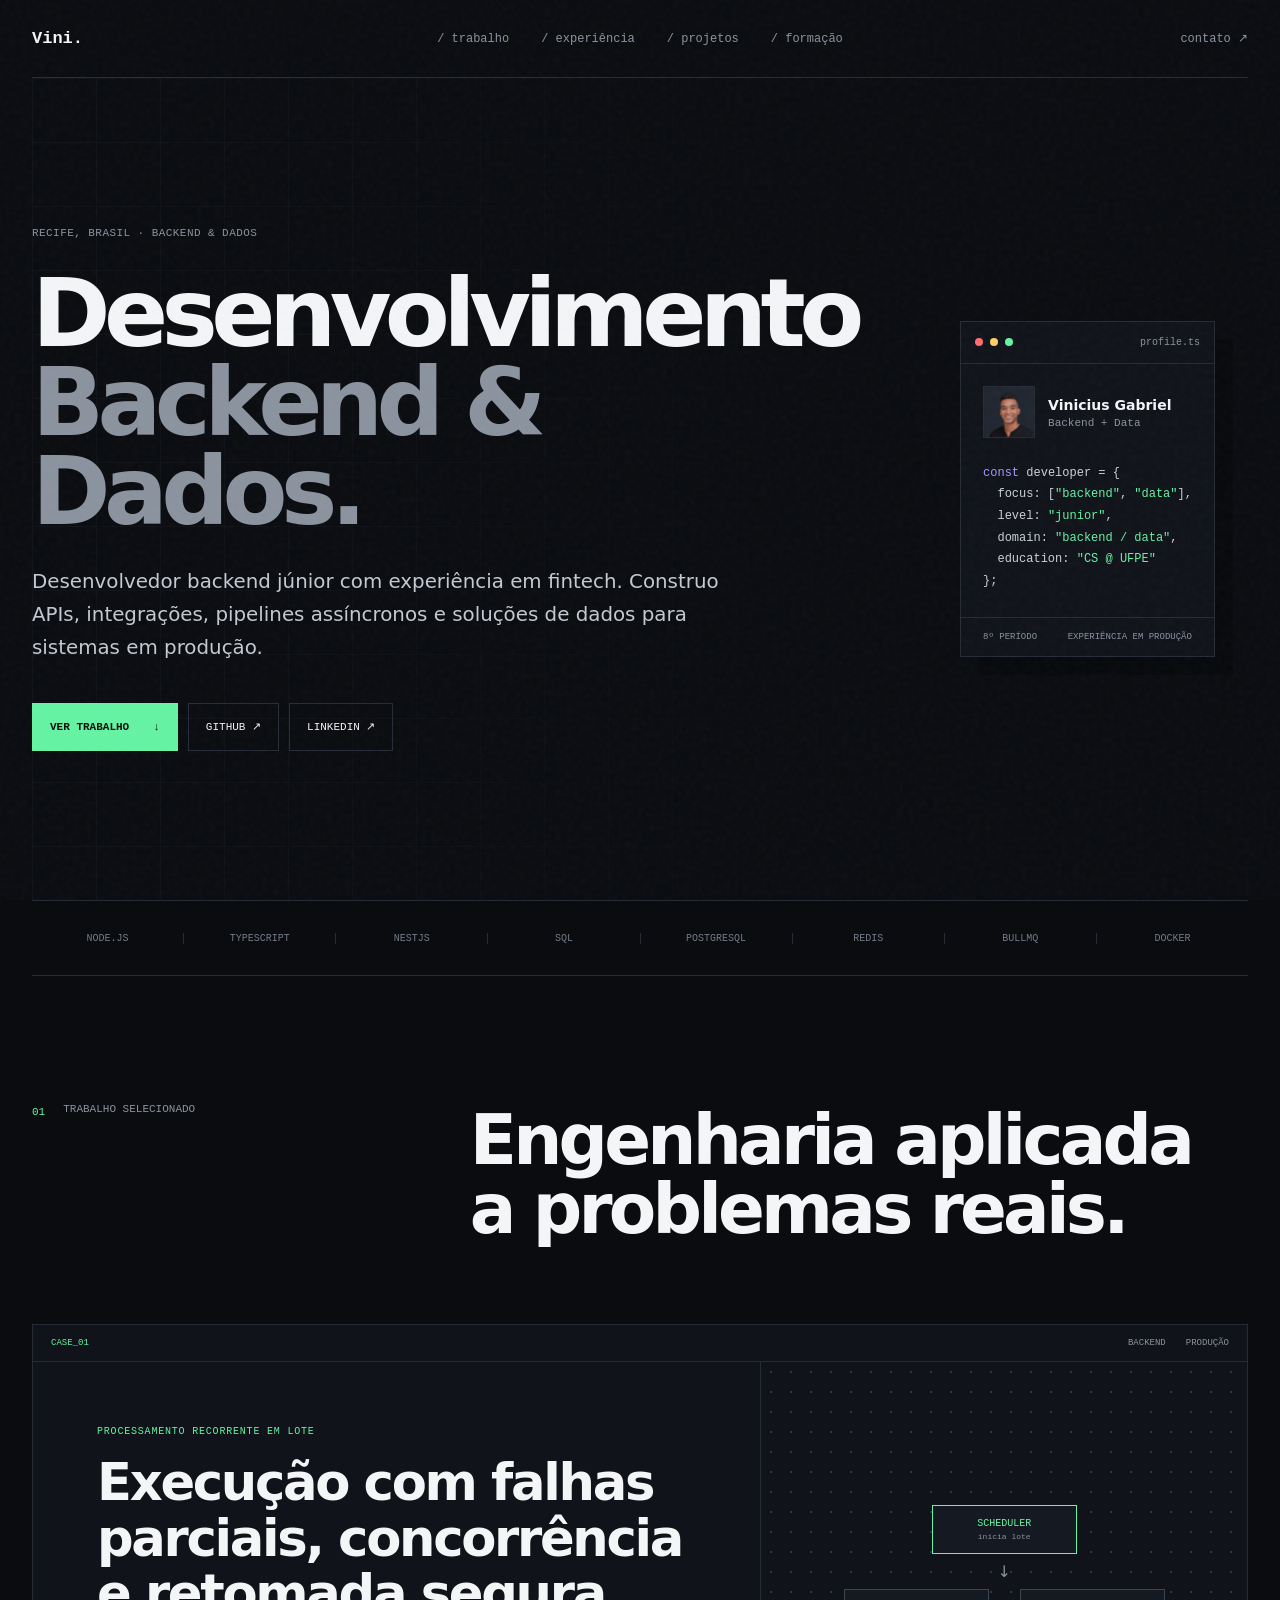
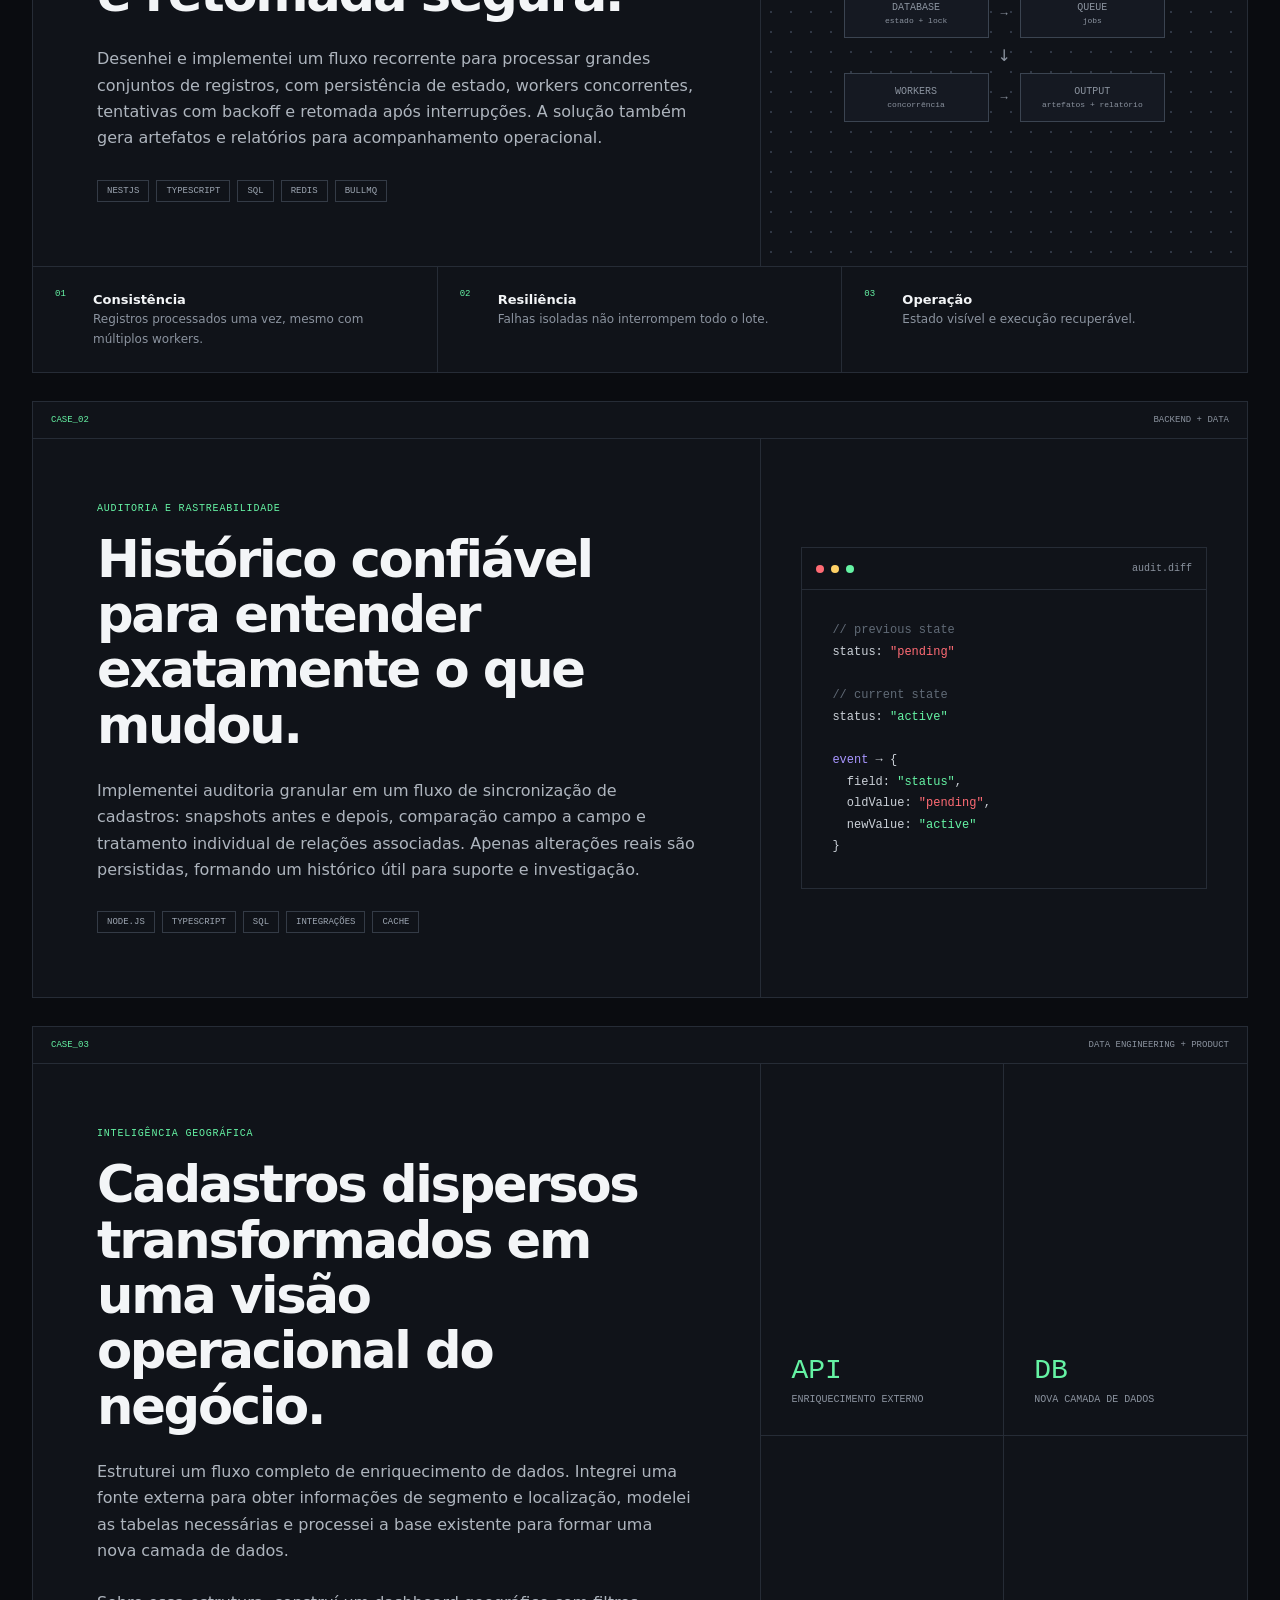
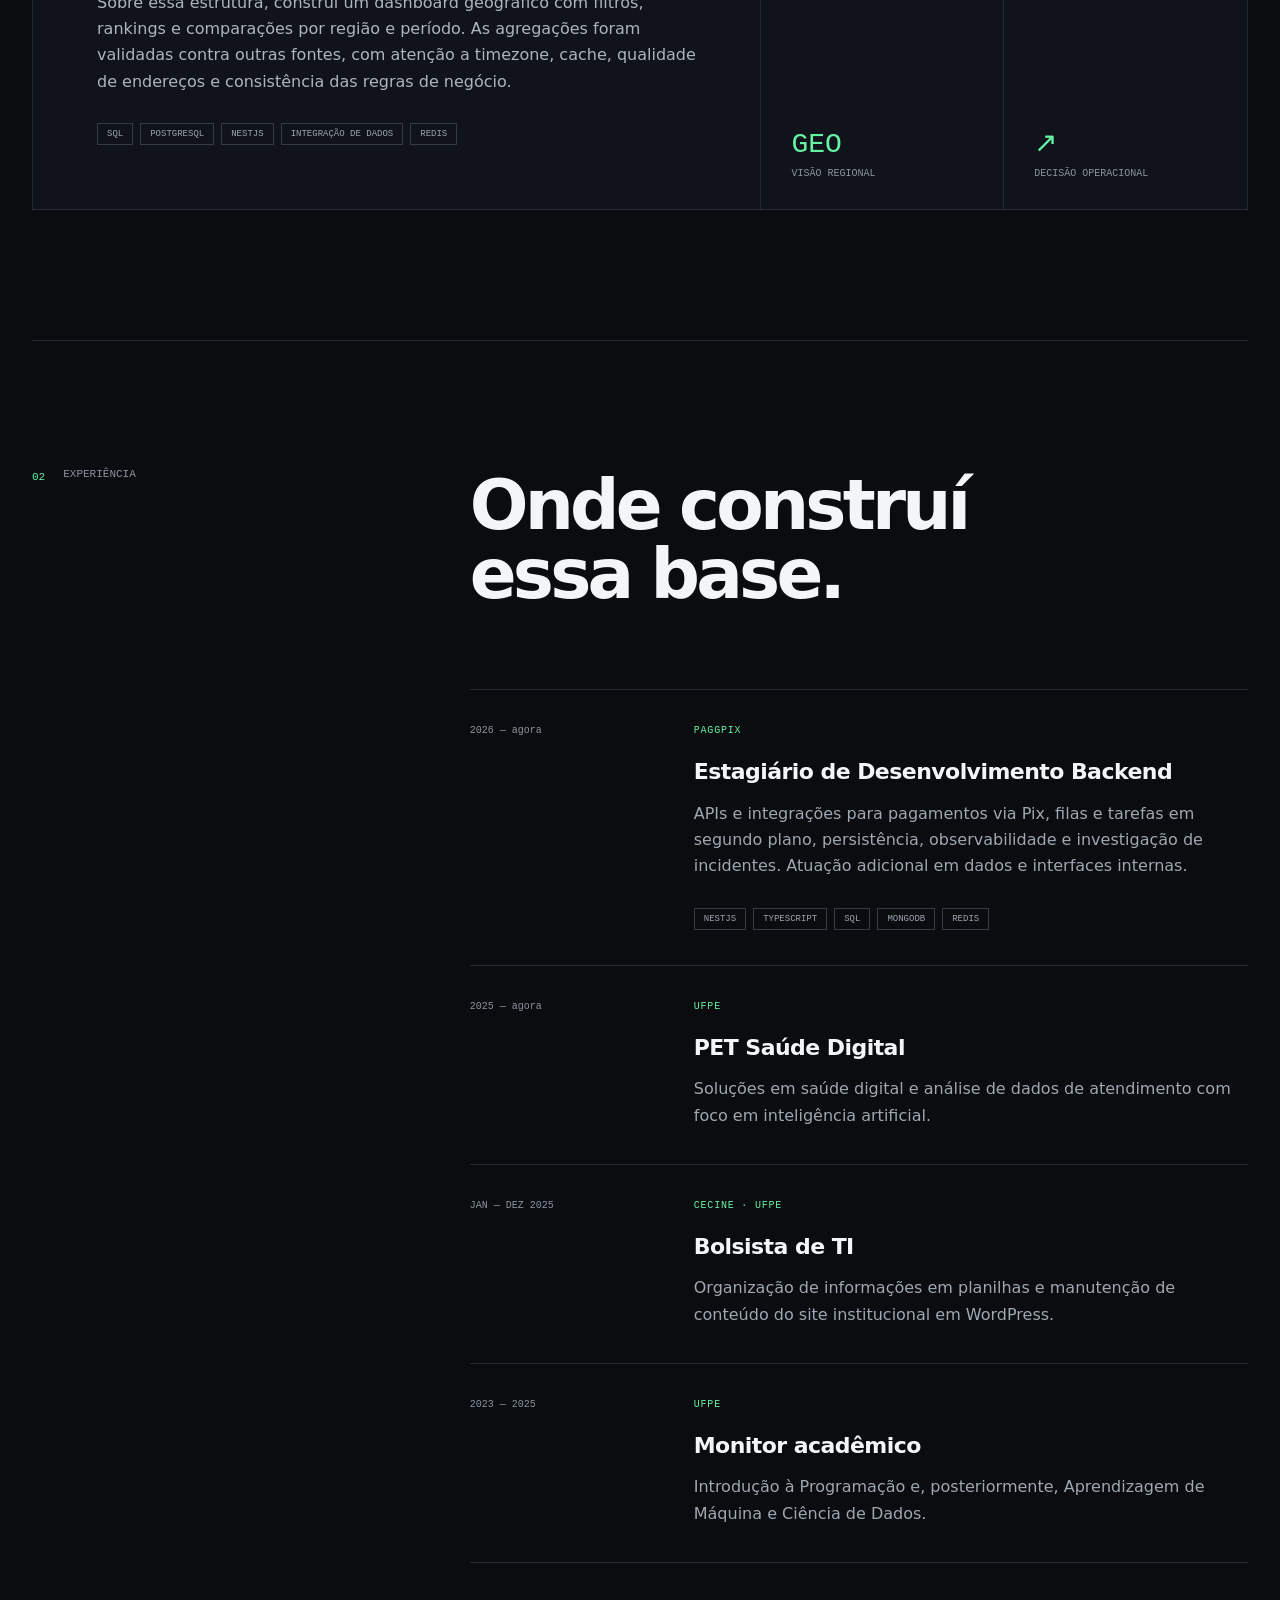
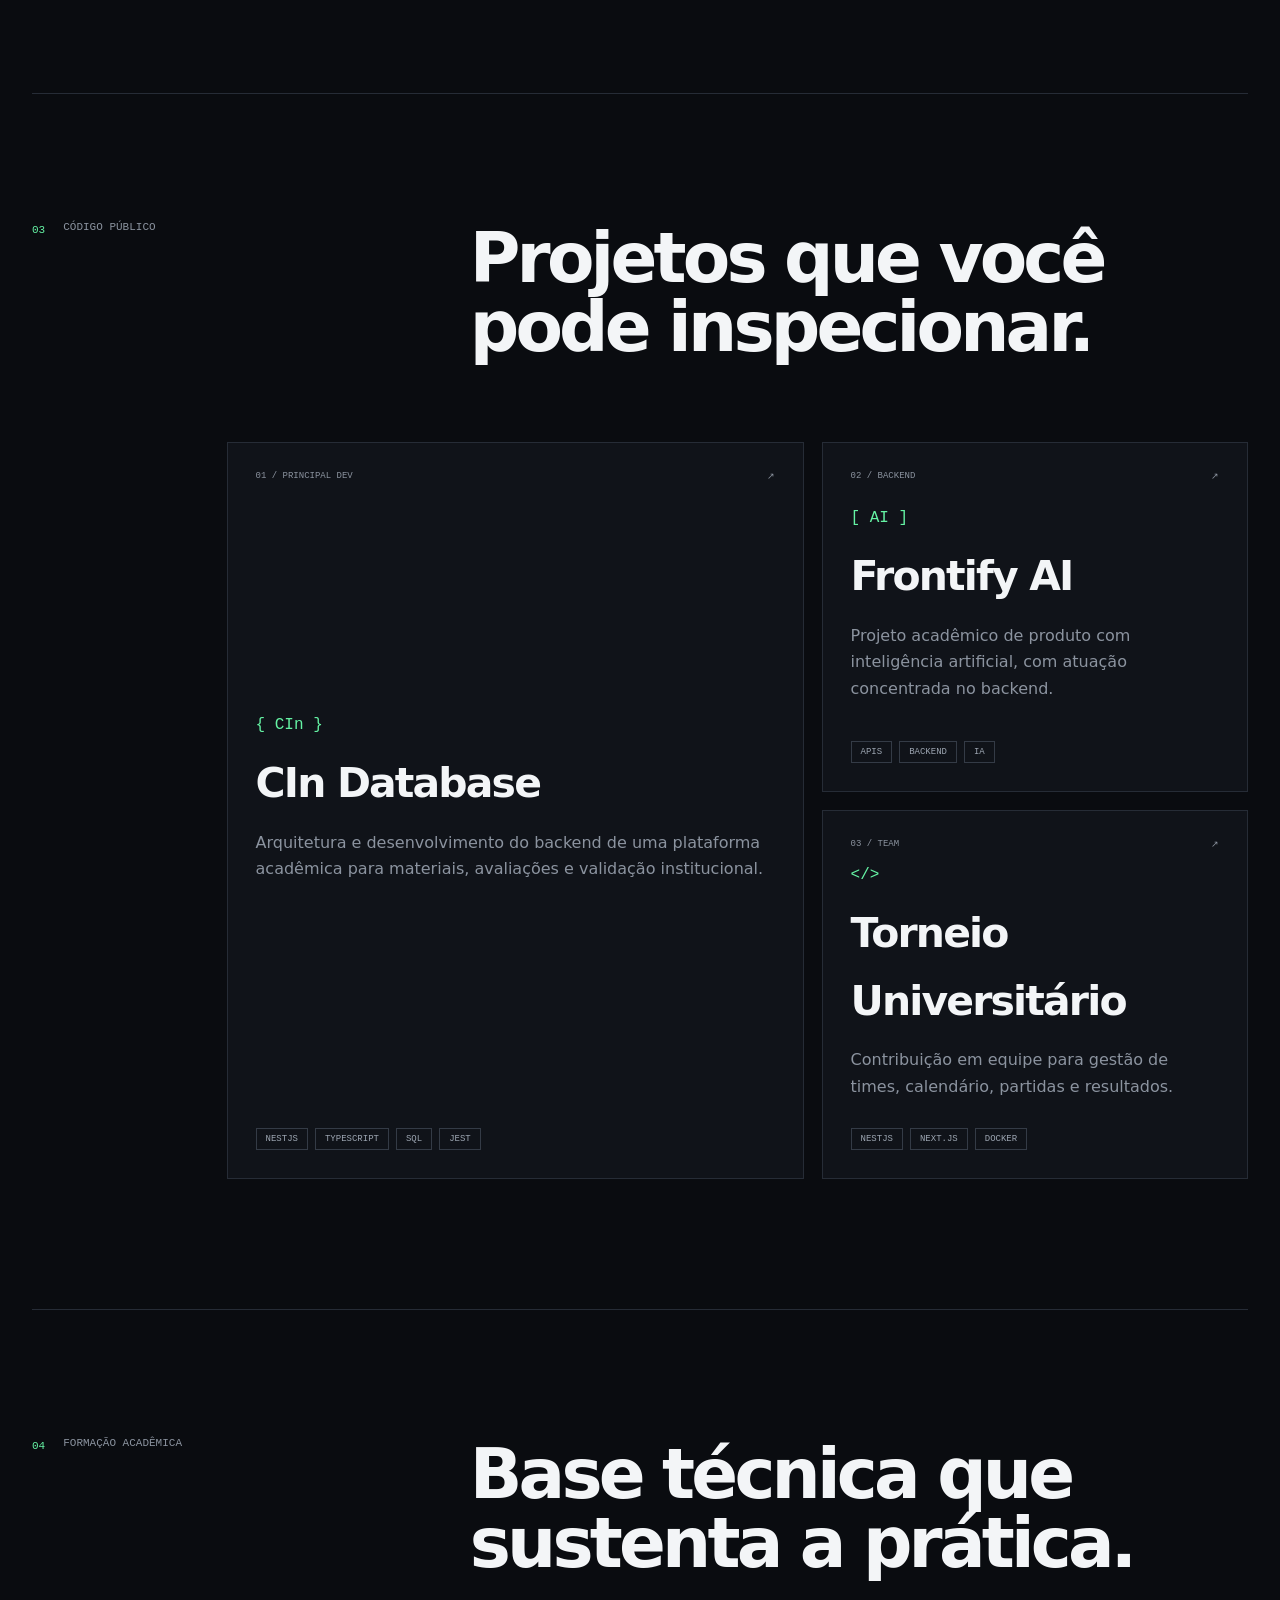
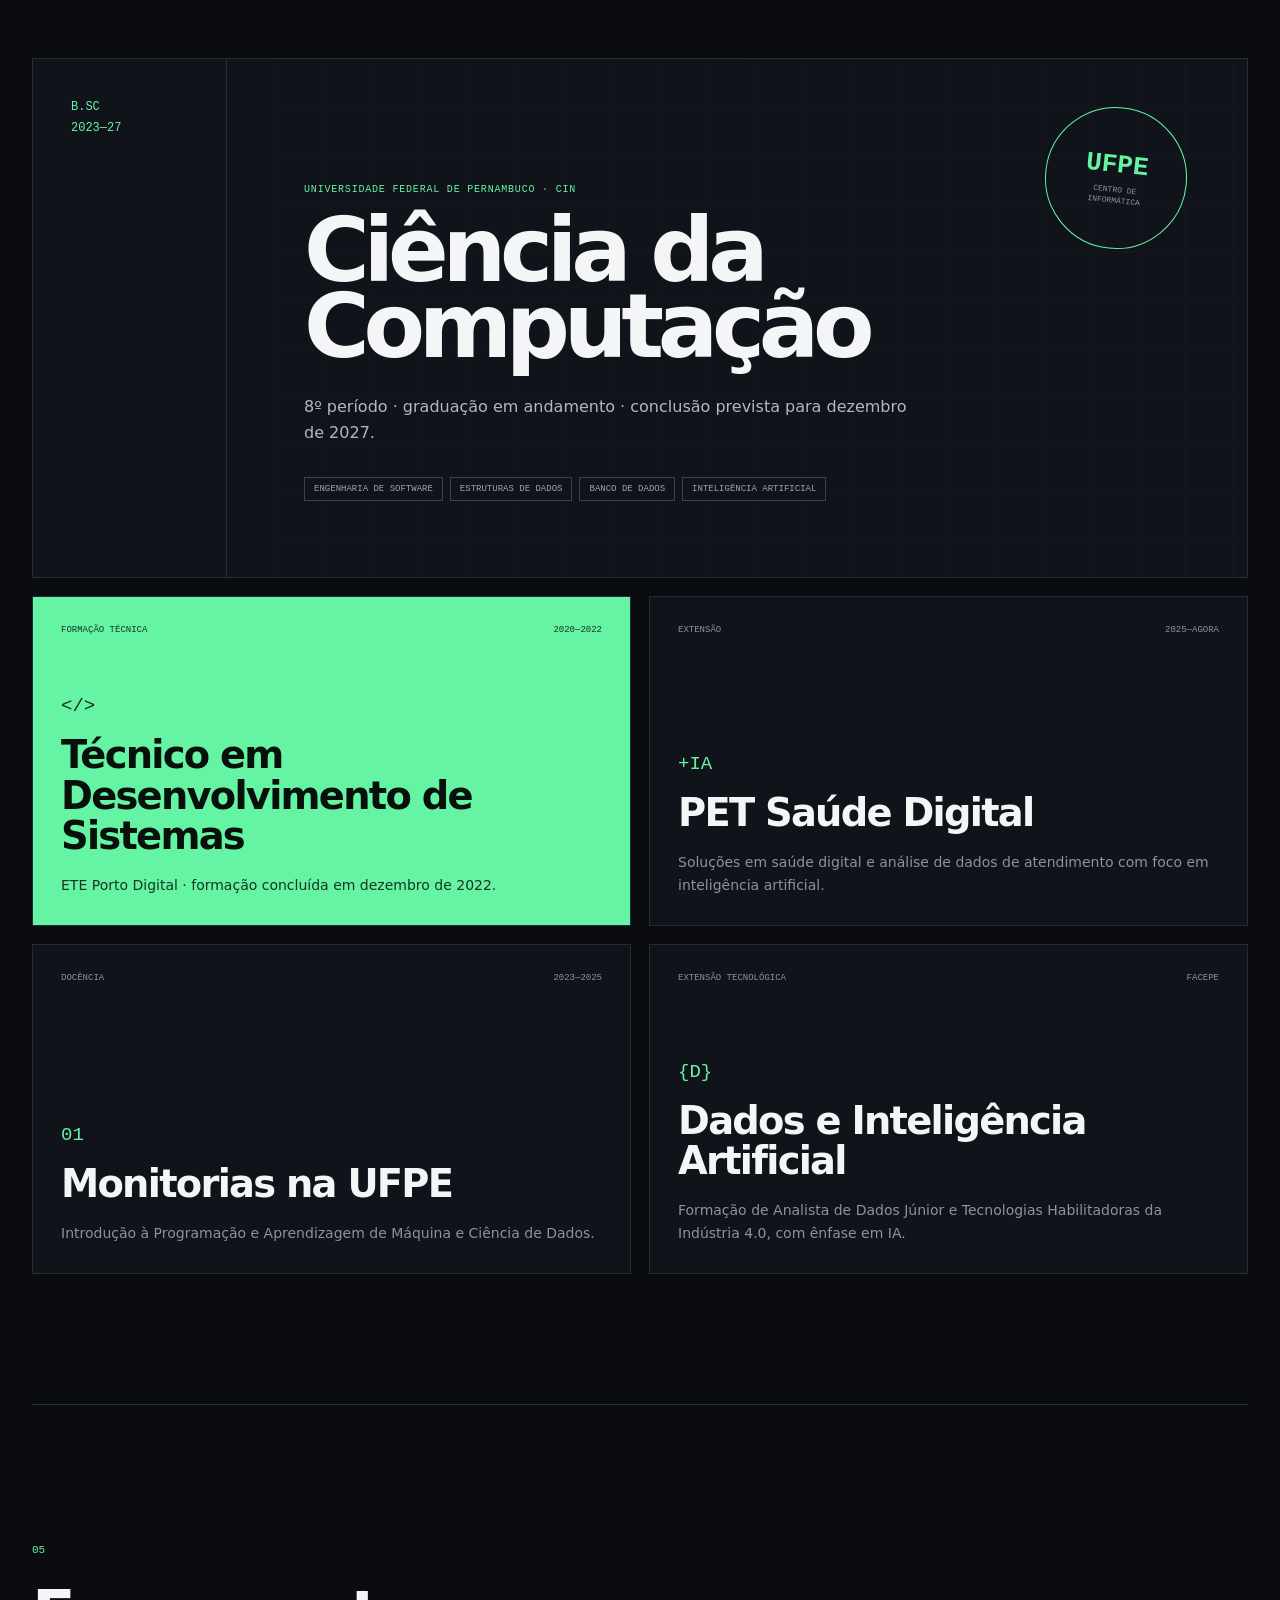
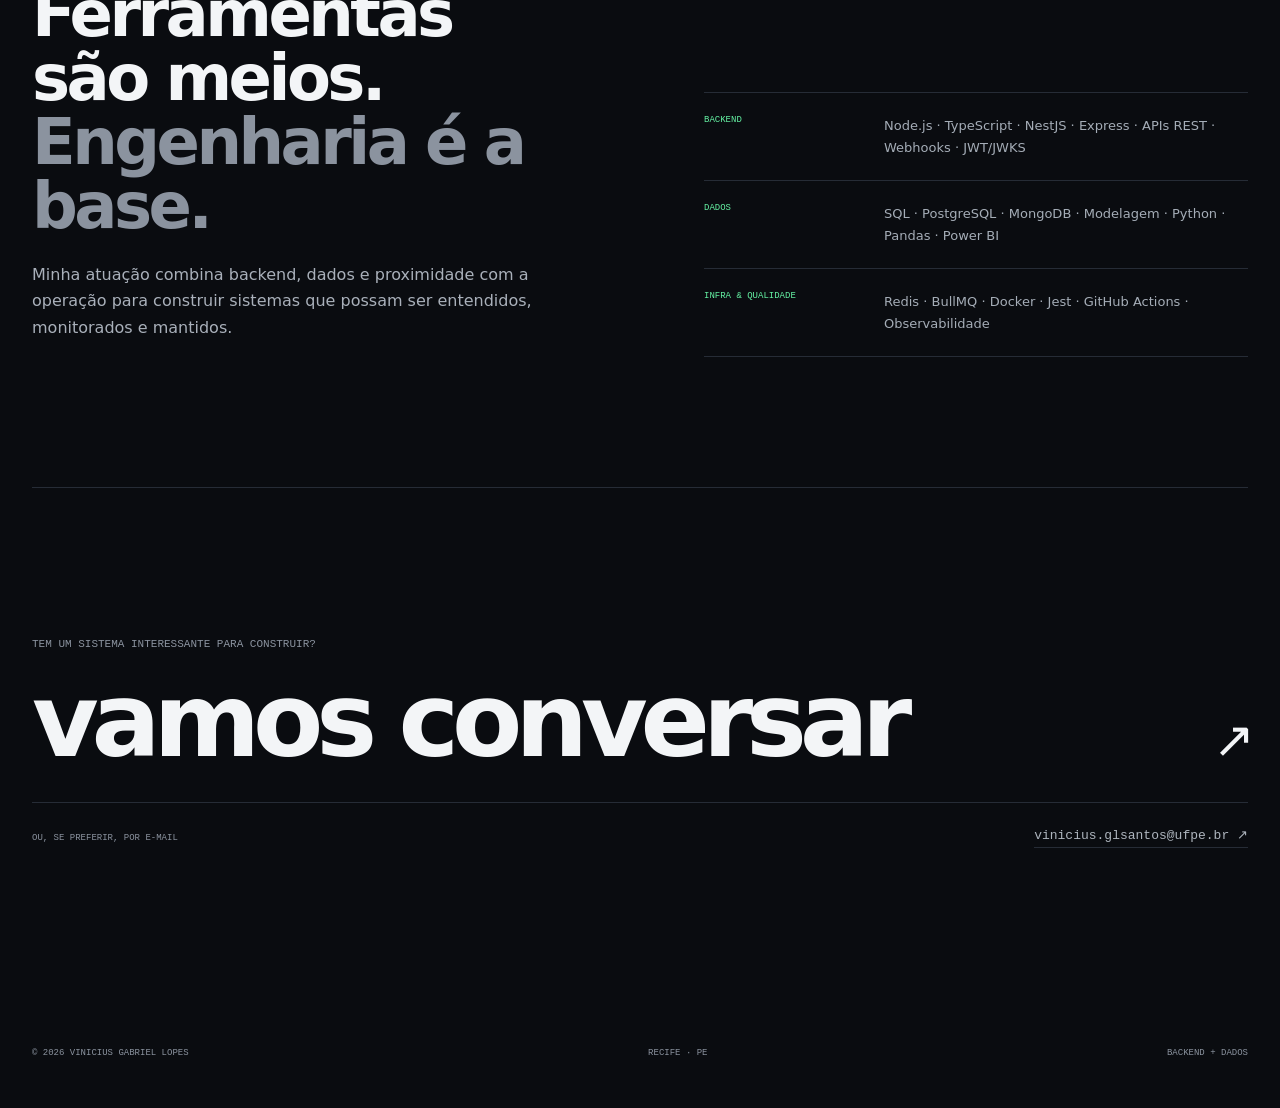
<file: index.html>
<!doctype html><html lang="pt-BR"><head><meta charset="utf-8"><meta name="viewport" content="width=device-width,initial-scale=1"><meta name="description" content="Portfólio de Vinicius Gabriel Lopes — desenvolvimento backend e dados aplicados a sistemas financeiros."><meta name="theme-color" content="#0a0c10"><title>Vinicius Gabriel — Backend & Dados</title><link rel="icon" href="favicon.svg" type="image/svg+xml"><link rel="apple-touch-icon" href="favicon.svg"><link rel="stylesheet" href="styles.css"></head>
<body><a class="skip-link" href="#conteudo">Ir para o conteúdo</a><div class="noise" aria-hidden="true"></div>
<header class="topbar"><a class="brand" href="#inicio"><span class="brand-mark">Vini.</span></a><nav aria-label="Navegação principal"><a href="#trabalho">/ trabalho</a><a href="#experiencia">/ experiência</a><a href="#projetos">/ projetos</a><a href="#formacao">/ formação</a></nav><a class="top-contact" href="https://wa.me/5581988881223" target="_blank" rel="noreferrer">contato ↗</a></header>
<main id="conteudo">
<section class="hero" id="inicio"><div class="hero-main"><div class="availability">Recife, Brasil · Backend & Dados</div><h1>Desenvolvimento<br><span>Backend & Dados.</span></h1><p class="hero-lead">Desenvolvedor backend júnior com experiência em fintech. Construo APIs, integrações, pipelines assíncronos e soluções de dados para sistemas em produção.</p><div class="hero-actions"><a class="button primary" href="#trabalho">Ver trabalho <span>↓</span></a><a class="button secondary" href="https://github.com/022Vinicius" target="_blank" rel="noreferrer">GitHub ↗</a><a class="button secondary" href="https://www.linkedin.com/in/vinicius-gabriel-847588235/" target="_blank" rel="noreferrer">LinkedIn ↗</a></div></div>
<aside class="system-card" aria-label="Perfil técnico de Vinicius"><div class="window-bar"><span></span><span></span><span></span><code>profile.ts</code></div><div class="profile-row"><div class="avatar"><img src="assets/images/vinicius.png" alt="Vinicius Gabriel"></div><div><strong>Vinicius Gabriel</strong><small>Backend + Data</small></div></div><pre><code><span class="purple">const</span> developer = {
  focus: [<span class="green">"backend"</span>, <span class="green">"data"</span>],
  level: <span class="green">"junior"</span>,
  domain: <span class="green">"backend / data"</span>,
  education: <span class="green">"CS @ UFPE"</span>
};</code></pre><div class="system-footer"><span>8º período</span><span>experiência em produção</span></div></aside></section>
<section class="stack-strip" aria-label="Stack principal"><span>NODE.JS</span><span>TYPESCRIPT</span><span>NESTJS</span><span>SQL</span><span>POSTGRESQL</span><span>REDIS</span><span>BULLMQ</span><span>DOCKER</span></section>
<section class="section work" id="trabalho"><header class="section-header"><div><span class="section-id">01</span><p>trabalho selecionado</p></div><h2>Engenharia aplicada<br>a problemas reais.</h2></header>
<article class="case"><div class="case-meta"><span>CASE_01</span><span>BACKEND</span><span>PRODUÇÃO</span></div><div class="case-body"><div class="case-copy"><p class="label">Processamento recorrente em lote</p><h3>Execução com falhas parciais, concorrência e retomada segura.</h3><p>Desenhei e implementei um fluxo recorrente para processar grandes conjuntos de registros, com persistência de estado, workers concorrentes, tentativas com backoff e retomada após interrupções. A solução também gera artefatos e relatórios para acompanhamento operacional.</p><div class="tags"><span>NestJS</span><span>TypeScript</span><span>SQL</span><span>Redis</span><span>BullMQ</span></div></div><div class="architecture" aria-label="Fluxo simplificado da solução"><div class="arch-node accent">SCHEDULER<small>inicia lote</small></div><span class="connector">↓</span><div class="arch-row"><div class="arch-node">DATABASE<small>estado + lock</small></div><span>→</span><div class="arch-node">QUEUE<small>jobs</small></div></div><span class="connector">↓</span><div class="arch-row"><div class="arch-node">WORKERS<small>concorrência</small></div><span>→</span><div class="arch-node">OUTPUT<small>artefatos + relatório</small></div></div></div></div><div class="case-decisions"><div><span>01</span><p><strong>Consistência</strong>Registros processados uma vez, mesmo com múltiplos workers.</p></div><div><span>02</span><p><strong>Resiliência</strong>Falhas isoladas não interrompem todo o lote.</p></div><div><span>03</span><p><strong>Operação</strong>Estado visível e execução recuperável.</p></div></div></article>
<article class="case compact"><div class="case-meta"><span>CASE_02</span><span>BACKEND + DATA</span></div><div class="case-body"><div class="case-copy"><p class="label">Auditoria e rastreabilidade</p><h3>Histórico confiável para entender exatamente o que mudou.</h3><p>Implementei auditoria granular em um fluxo de sincronização de cadastros: snapshots antes e depois, comparação campo a campo e tratamento individual de relações associadas. Apenas alterações reais são persistidas, formando um histórico útil para suporte e investigação.</p><div class="tags"><span>Node.js</span><span>TypeScript</span><span>SQL</span><span>Integrações</span><span>Cache</span></div></div><div class="code-panel"><div class="window-bar"><span></span><span></span><span></span><code>audit.diff</code></div><pre><code><span class="muted">// previous state</span>
status: <span class="red">"pending"</span>

<span class="muted">// current state</span>
status: <span class="green">"active"</span>

<span class="purple">event</span> → {
  field: <span class="green">"status"</span>,
  oldValue: <span class="red">"pending"</span>,
  newValue: <span class="green">"active"</span>
}</code></pre></div></div></article>
<article class="case compact"><div class="case-meta"><span>CASE_03</span><span>DATA ENGINEERING + PRODUCT</span></div><div class="case-body"><div class="case-copy"><p class="label">Inteligência geográfica</p><h3>Cadastros dispersos transformados em uma visão operacional do negócio.</h3><p>Estruturei um fluxo completo de enriquecimento de dados. Integrei uma fonte externa para obter informações de segmento e localização, modelei as tabelas necessárias e processei a base existente para formar uma nova camada de dados.</p><p>Sobre essa estrutura, construí um dashboard geográfico com filtros, rankings e comparações por região e período. As agregações foram validadas contra outras fontes, com atenção a timezone, cache, qualidade de endereços e consistência das regras de negócio.</p><div class="tags"><span>SQL</span><span>PostgreSQL</span><span>NestJS</span><span>Integração de dados</span><span>Redis</span></div></div><div class="metrics-panel"><div><span>API</span><p>enriquecimento externo</p></div><div><span>DB</span><p>nova camada de dados</p></div><div><span>GEO</span><p>visão regional</p></div><div><span>↗</span><p>decisão operacional</p></div></div></div></article></section>
<section class="section experience" id="experiencia"><header class="section-header"><div><span class="section-id">02</span><p>experiência</p></div><h2>Onde construí<br>essa base.</h2></header><div class="timeline"><article><div class="timeline-date">2026 — agora</div><div><p class="company">PAGGPIX</p><h3>Estagiário de Desenvolvimento Backend</h3><p>APIs e integrações para pagamentos via Pix, filas e tarefas em segundo plano, persistência, observabilidade e investigação de incidentes. Atuação adicional em dados e interfaces internas.</p><div class="tags"><span>NestJS</span><span>TypeScript</span><span>SQL</span><span>MongoDB</span><span>Redis</span></div></div></article><article><div class="timeline-date">2025 — agora</div><div><p class="company">UFPE</p><h3>PET Saúde Digital</h3><p>Soluções em saúde digital e análise de dados de atendimento com foco em inteligência artificial.</p></div></article><article><div class="timeline-date">JAN — DEZ 2025</div><div><p class="company">CECINE · UFPE</p><h3>Bolsista de TI</h3><p>Organização de informações em planilhas e manutenção de conteúdo do site institucional em WordPress.</p></div></article><article><div class="timeline-date">2023 — 2025</div><div><p class="company">UFPE</p><h3>Monitor acadêmico</h3><p>Introdução à Programação e, posteriormente, Aprendizagem de Máquina e Ciência de Dados.</p></div></article></div></section>
<section class="section projects" id="projetos"><header class="section-header"><div><span class="section-id">03</span><p>código público</p></div><h2>Projetos que você<br>pode inspecionar.</h2></header><div class="project-grid"><a class="project featured" href="https://github.com/CINDATABASE/cin-database" target="_blank" rel="noreferrer"><div class="project-top"><span>01 / PRINCIPAL DEV</span><span>↗</span></div><div><p class="project-symbol">{ CIn }</p><h3>CIn Database</h3><p>Arquitetura e desenvolvimento do backend de uma plataforma acadêmica para materiais, avaliações e validação institucional.</p></div><div class="tags"><span>NestJS</span><span>TypeScript</span><span>SQL</span><span>Jest</span></div></a><a class="project" href="https://github.com/GuilhermeCMSiqueira/frontify-ai" target="_blank" rel="noreferrer"><div class="project-top"><span>02 / BACKEND</span><span>↗</span></div><div><p class="project-symbol">[ AI ]</p><h3>Frontify AI</h3><p>Projeto acadêmico de produto com inteligência artificial, com atuação concentrada no backend.</p></div><div class="tags"><span>APIs</span><span>Backend</span><span>IA</span></div></a><a class="project" href="https://incinera.cin.ufpe.br/intereng/public" target="_blank" rel="noreferrer"><div class="project-top"><span>03 / TEAM</span><span>↗</span></div><div><p class="project-symbol">&lt;/&gt;</p><h3>Torneio Universitário</h3><p>Contribuição em equipe para gestão de times, calendário, partidas e resultados.</p></div><div class="tags"><span>NestJS</span><span>Next.js</span><span>Docker</span></div></a></div></section>
<section class="section education" id="formacao"><header class="section-header"><div><span class="section-id">04</span><p>formação acadêmica</p></div><h2>Base técnica que<br>sustenta a prática.</h2></header><article class="degree-main"><div class="degree-code">B.SC<br>2023—27</div><div class="degree-copy"><p class="label">Universidade Federal de Pernambuco · CIn</p><h3>Ciência da<br>Computação</h3><p>8º período · graduação em andamento · conclusão prevista para dezembro de 2027.</p><div class="degree-facts"><span>Engenharia de Software</span><span>Estruturas de Dados</span><span>Banco de Dados</span><span>Inteligência Artificial</span></div></div><div class="degree-seal"><span>UFPE</span><small>Centro de<br>Informática</small></div></article>
<div class="academic-grid"><article class="academic-card technical"><div class="academic-top"><span>FORMAÇÃO TÉCNICA</span><span>2020—2022</span></div><div><p class="academic-mark">&lt;/&gt;</p><h3>Técnico em Desenvolvimento de Sistemas</h3><p>ETE Porto Digital · formação concluída em dezembro de 2022.</p></div></article><article class="academic-card"><div class="academic-top"><span>EXTENSÃO</span><span>2025—AGORA</span></div><div><p class="academic-mark">+IA</p><h3>PET Saúde Digital</h3><p>Soluções em saúde digital e análise de dados de atendimento com foco em inteligência artificial.</p></div></article><article class="academic-card"><div class="academic-top"><span>DOCÊNCIA</span><span>2023—2025</span></div><div><p class="academic-mark">01</p><h3>Monitorias na UFPE</h3><p>Introdução à Programação e Aprendizagem de Máquina e Ciência de Dados.</p></div></article><article class="academic-card"><div class="academic-top"><span>EXTENSÃO TECNOLÓGICA</span><span>FACEPE</span></div><div><p class="academic-mark">{D}</p><h3>Dados e Inteligência Artificial</h3><p>Formação de Analista de Dados Júnior e Tecnologias Habilitadoras da Indústria 4.0, com ênfase em IA.</p></div></article></div></section>
<section class="section about"><div class="about-copy"><span class="section-id">05</span><h2>Ferramentas são meios.<br><span>Engenharia é a base.</span></h2><p>Minha atuação combina backend, dados e proximidade com a operação para construir sistemas que possam ser entendidos, monitorados e mantidos.</p></div><div class="skills"><div><span>BACKEND</span><p>Node.js · TypeScript · NestJS · Express · APIs REST · Webhooks · JWT/JWKS</p></div><div><span>DADOS</span><p>SQL · PostgreSQL · MongoDB · Modelagem · Python · Pandas · Power BI</p></div><div><span>INFRA & QUALIDADE</span><p>Redis · BullMQ · Docker · Jest · GitHub Actions · Observabilidade</p></div></div></section>
<section class="contact" id="contato"><p>Tem um sistema interessante para construir?</p><a class="contact-main" href="https://wa.me/5581988881223" target="_blank" rel="noreferrer">vamos conversar <span>↗</span></a><div class="contact-email"><span>ou, se preferir, por e-mail</span><a href="mailto:vinicius.glsantos@ufpe.br">vinicius.glsantos@ufpe.br ↗</a></div></section></main><footer><span>© 2026 Vinicius Gabriel Lopes</span><span>Recife · PE</span><span>Backend + Dados</span></footer><script src="script.js"></script></body></html>
</file>
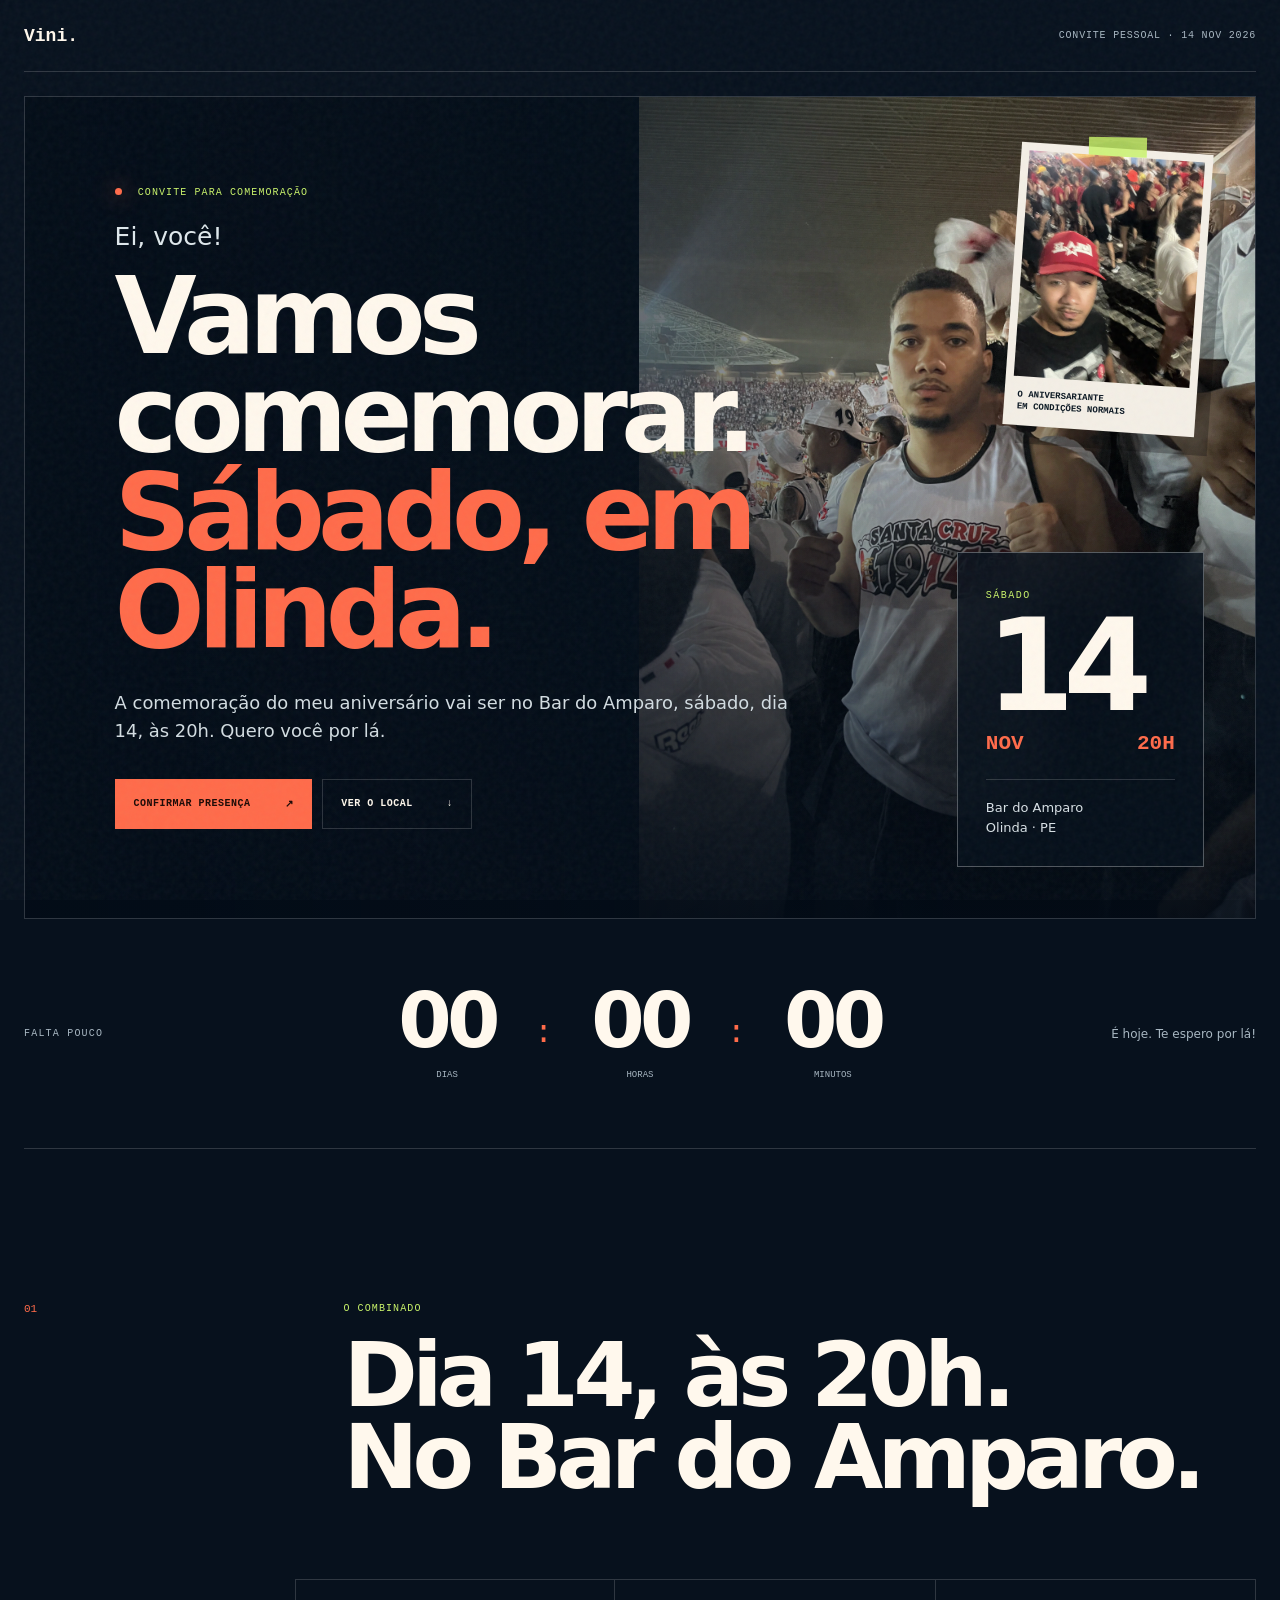
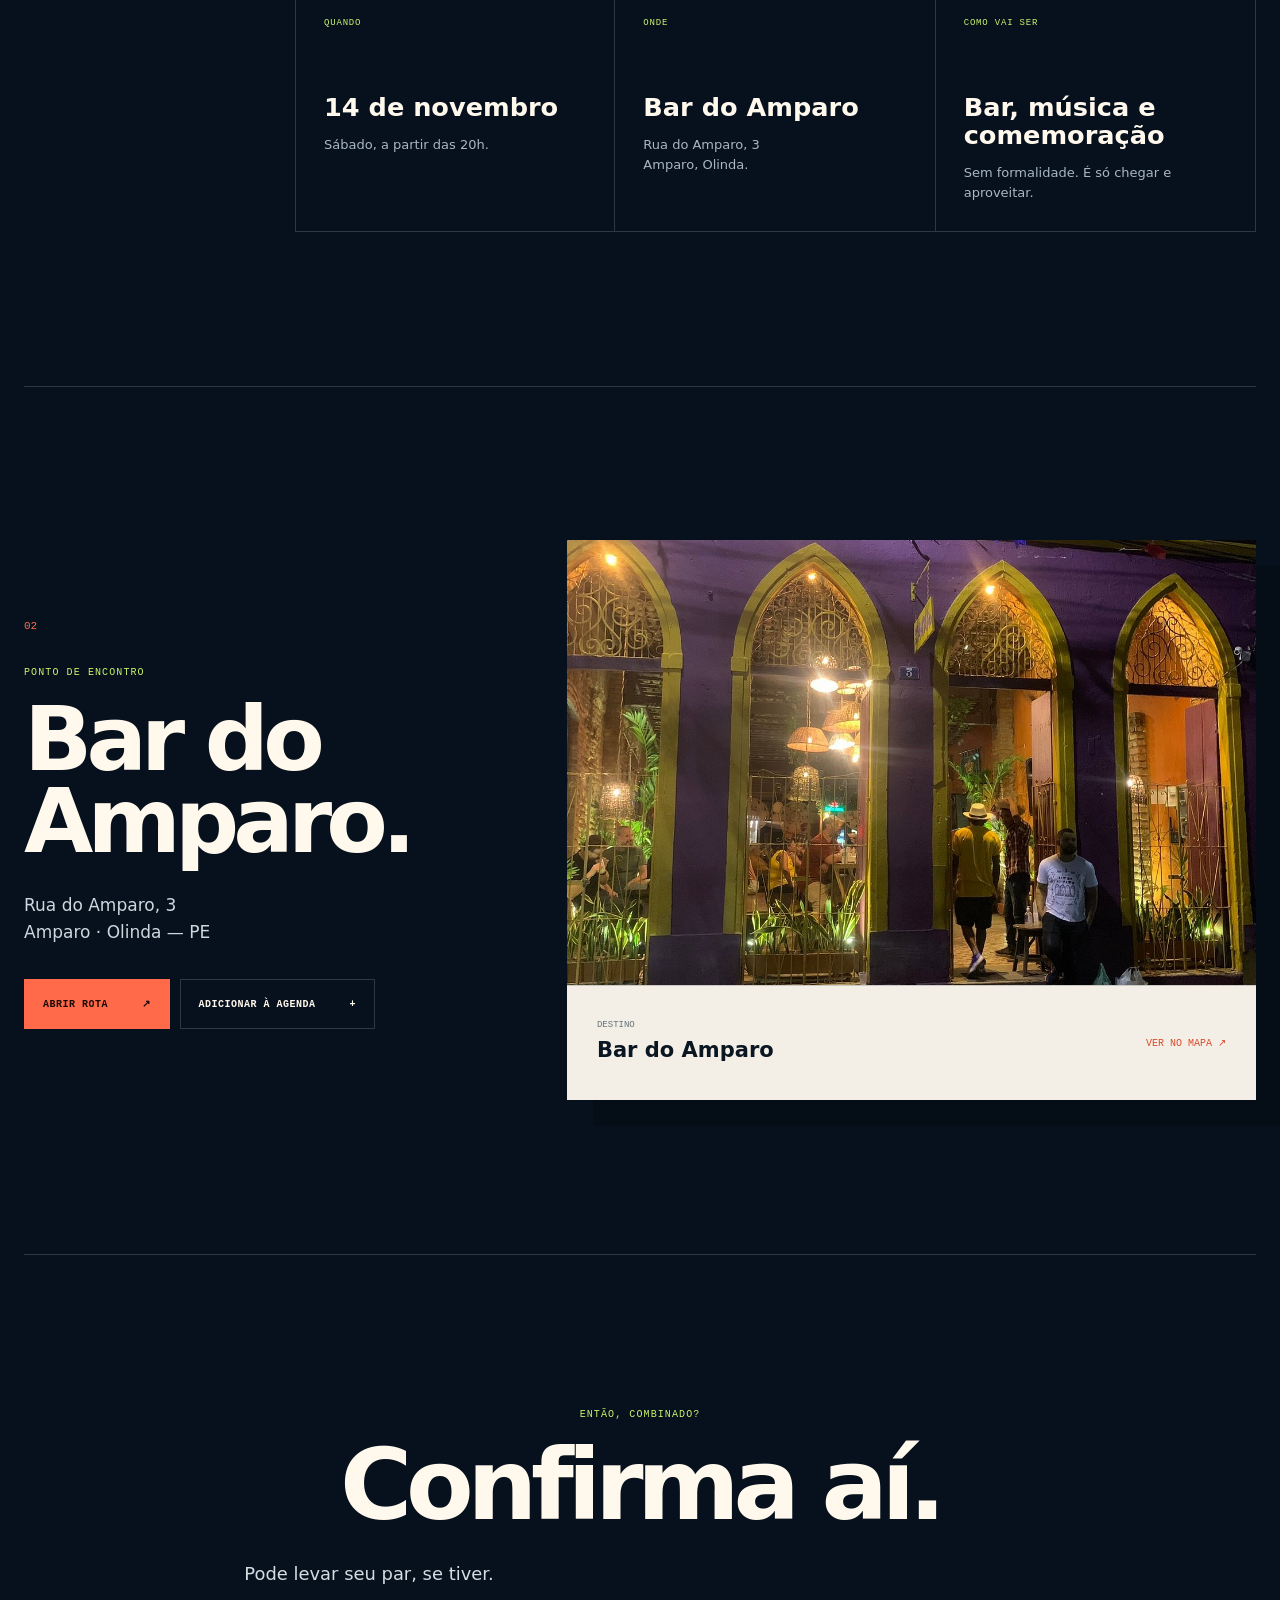
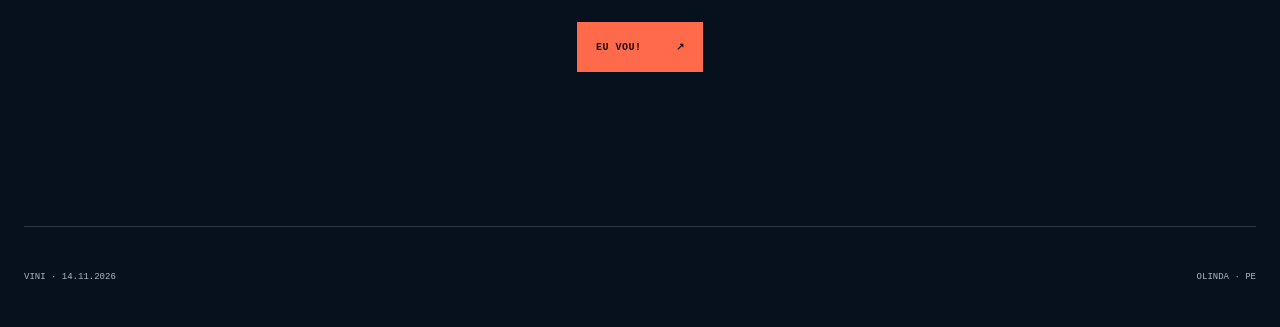
<file: aniversario/index.html>
<!doctype html>
<html lang="pt-BR">
<head>
  <meta charset="utf-8">
  <meta name="viewport" content="width=device-width, initial-scale=1">
  <meta name="description" content="Convite para a comemoração do aniversário de Vinicius no Bar do Amparo, em Olinda.">
  <meta name="theme-color" content="#08131f">
  <meta property="og:title" content="Comemoração do meu aniversário — 14 de novembro">
  <meta property="og:description" content="Sábado, às 20h, no Bar do Amparo em Olinda. Quero você por lá.">
  <meta property="og:image" content="https://www.cin.ufpe.br/~vgls/aniversario/assets/vini-bone-novo.png?v=3">
  <meta property="og:image:secure_url" content="https://www.cin.ufpe.br/~vgls/aniversario/assets/vini-bone-novo.png?v=3">
  <meta property="og:image:type" content="image/png">
  <meta property="og:image:alt" content="Vini usando um boné vermelho em uma festa">
  <title>VINI</title>
  <link rel="icon" href="../favicon.svg" type="image/svg+xml">
  <link rel="stylesheet" href="styles.css">
</head>
<body>
  <div class="grain" aria-hidden="true"></div>

  <header class="invite-nav">
    <a class="signature" href="../">Vini.</a>
    <span>convite pessoal · 14 nov 2026</span>
  </header>

  <main>
    <section class="hero" aria-labelledby="titulo-convite">
      <img class="hero-image" src="assets/vini-santa.jpg" alt="Vinicius na torcida do Santa Cruz">
      <div class="hero-overlay"></div>
      <div class="hero-copy">
        <p class="eyebrow"><span></span> convite para comemoração</p>
        <p class="hello">Ei, você!</p>
        <h1 id="titulo-convite">Vamos comemorar.<br><em>Sábado, em Olinda.</em></h1>
        <p class="lead">A comemoração do meu aniversário vai ser no Bar do Amparo, sábado, dia 14, às 20h. Quero você por lá.</p>
        <div class="hero-actions">
          <a class="button button-primary" id="confirmar-presenca" href="https://wa.me/5581988881223" target="_blank" rel="noreferrer">Confirmar presença <span>↗</span></a>
          <a class="button button-ghost" href="#como-chegar">Ver o local <span>↓</span></a>
        </div>
      </div>
      <aside class="date-card" aria-label="Data e local da comemoração">
        <span class="date-weekday">SÁBADO</span>
        <strong>14</strong>
        <div><span>NOV</span><span>20H</span></div>
        <p>Bar do Amparo<br>Olinda · PE</p>
      </aside>
      <figure class="host-sticker">
        <img src="assets/vini-bone-novo.png" alt="Vinicius usando um boné vermelho em uma festa">
        <figcaption>o aniversariante<br>em condições normais</figcaption>
      </figure>
    </section>

    <section class="countdown-section" aria-label="Contagem regressiva">
      <div class="section-label">FALTA POUCO</div>
      <div class="countdown" id="countdown">
        <div><strong id="days">00</strong><span>dias</span></div>
        <i>:</i>
        <div><strong id="hours">00</strong><span>horas</span></div>
        <i>:</i>
        <div><strong id="minutes">00</strong><span>minutos</span></div>
      </div>
      <p id="countdown-note">Até sábado, 14 de novembro, às 20h.</p>
    </section>

    <section class="details" aria-labelledby="detalhes-titulo">
      <div class="details-heading">
        <span class="section-index">01</span>
        <div>
          <p class="eyebrow">o combinado</p>
          <h2 id="detalhes-titulo">Dia 14, às 20h.<br>No Bar do Amparo.</h2>
        </div>
      </div>
      <div class="detail-grid">
        <article>
          <span>QUANDO</span>
          <strong>14 de novembro</strong>
          <p>Sábado, a partir das 20h.</p>
        </article>
        <article>
          <span>ONDE</span>
          <strong>Bar do Amparo</strong>
          <p>Rua do Amparo, 3<br>Amparo, Olinda.</p>
        </article>
        <article>
          <span>COMO VAI SER</span>
          <strong>Bar, música e comemoração</strong>
          <p>Sem formalidade. É só chegar e aproveitar.</p>
        </article>
      </div>
    </section>

    <section class="location" id="como-chegar" aria-labelledby="local-titulo">
      <div class="location-copy">
        <span class="section-index">02</span>
        <p class="eyebrow">ponto de encontro</p>
        <h2 id="local-titulo">Bar do<br>Amparo.</h2>
        <p class="address">Rua do Amparo, 3<br>Amparo · Olinda — PE</p>
        <div class="location-actions">
          <a class="button button-primary" href="https://www.google.com/maps/search/?api=1&query=Bar%20do%20Amparo%2C%20R.%20do%20Amparo%2C%203%2C%20Olinda" target="_blank" rel="noreferrer">Abrir rota <span>↗</span></a>
          <button class="button button-ghost" id="add-calendar" type="button">Adicionar à agenda <span>+</span></button>
        </div>
      </div>

      <a class="map-card" href="https://www.google.com/maps/search/?api=1&query=Bar%20do%20Amparo%2C%20R.%20do%20Amparo%2C%203%2C%20Olinda" target="_blank" rel="noreferrer" aria-label="Abrir Bar do Amparo no Google Maps">
        <img class="venue-map" src="assets/fachada-bar-do-amparo.jpg?v=2" alt="Fachada colorida e iluminada do Bar do Amparo em Olinda">
        <div class="map-caption">
          <div><small>DESTINO</small><strong>Bar do Amparo</strong></div>
          <span>ver no mapa ↗</span>
        </div>
      </a>
    </section>

    <section class="closing">
      <p class="eyebrow">então, combinado?</p>
      <h2>Confirma aí.</h2>
      <p class="lead">Pode levar seu par, se tiver.</p>
      <div class="closing-actions">
        <a class="button button-primary" id="confirmar-final" href="https://wa.me/5581988881223" target="_blank" rel="noreferrer">Eu vou! <span>↗</span></a>
      </div>
    </section>
  </main>

  <footer>
    <span>Vini · 14.11.2026</span>
    <span>Olinda · PE</span>
  </footer>

  <script src="script.js?v=4"></script>
</body>
</html>
</file>
<file: styles.css>
:root{--bg:#0a0c10;--panel:#101319;--panel2:#151922;--text:#f3f5f7;--muted:#8b939f;--line:#262c36;--green:#65f3a4;--purple:#a896ff;--red:#ff6b74;--sans:Inter,ui-sans-serif,system-ui,-apple-system,BlinkMacSystemFont,"Segoe UI",sans-serif;--mono:"Cascadia Code","SFMono-Regular",Consolas,monospace}
*{box-sizing:border-box}html{scroll-behavior:smooth}body{margin:0;background:var(--bg);color:var(--text);font:16px/1.65 var(--sans);-webkit-font-smoothing:antialiased}.noise{position:fixed;inset:0;pointer-events:none;opacity:.035;background-image:url("data:image/svg+xml,%3Csvg viewBox='0 0 180 180' xmlns='http://www.w3.org/2000/svg'%3E%3Cfilter id='n'%3E%3CfeTurbulence type='fractalNoise' baseFrequency='.85' numOctaves='3' stitchTiles='stitch'/%3E%3C/filter%3E%3Crect width='100%25' height='100%25' filter='url(%23n)'/%3E%3C/svg%3E");z-index:50}a{color:inherit}.skip-link{position:fixed;top:-80px;left:20px;background:var(--green);color:#07100b;padding:10px 16px;z-index:99}.skip-link:focus{top:20px}.topbar,main,footer{width:min(1320px,calc(100% - 64px));margin:auto}.topbar{height:78px;display:grid;grid-template-columns:1fr auto 1fr;align-items:center;border-bottom:1px solid var(--line);position:relative;z-index:2}.brand{display:flex;align-items:center;gap:11px;text-decoration:none}.brand-mark{font:700 17px var(--mono)}.status-dot{width:8px;height:8px;border-radius:50%;background:var(--green);box-shadow:0 0 16px var(--green)}nav{display:flex;gap:32px}nav a,.top-contact{font:12px var(--mono);text-decoration:none;color:var(--muted)}nav a:hover,.top-contact:hover{color:var(--green)}.top-contact{justify-self:end}
.hero{min-height:calc(100svh - 78px);display:grid;grid-template-columns:1.35fr .65fr;gap:clamp(50px,8vw,120px);align-items:center;padding:80px 0;position:relative}.hero:before{content:"";position:absolute;inset:0;background-image:linear-gradient(var(--line) 1px,transparent 1px),linear-gradient(90deg,var(--line) 1px,transparent 1px);background-size:64px 64px;mask-image:linear-gradient(to right,black,transparent 72%);opacity:.24;z-index:-1}.availability{font:11px var(--mono);color:var(--muted);letter-spacing:.04em;text-transform:uppercase;margin-bottom:30px}.availability span{display:inline-block;width:7px;height:7px;border-radius:50%;background:var(--green);margin-right:10px}.hero h1{margin:0;font-size:clamp(60px,7.4vw,108px);line-height:.94;letter-spacing:-.07em}.hero h1 span{color:var(--muted)}.hero-lead{max-width:690px;margin:30px 0 0;font-size:clamp(17px,1.55vw,21px);color:#c4cad1}.hero-actions{display:flex;gap:10px;margin-top:38px;flex-wrap:wrap}.button{min-height:48px;padding:0 17px;display:flex;align-items:center;gap:24px;border:1px solid var(--line);font:11px var(--mono);text-decoration:none;text-transform:uppercase}.button.primary{background:var(--green);border-color:var(--green);color:#07100b;font-weight:700}.button.secondary:hover{border-color:var(--green);color:var(--green)}
.system-card,.code-panel{background:var(--panel);border:1px solid var(--line);box-shadow:18px 18px 0 rgba(0,0,0,.28)}.window-bar{height:42px;padding:0 14px;display:flex;align-items:center;gap:7px;border-bottom:1px solid var(--line)}.window-bar span{width:8px;height:8px;border-radius:50%;background:#38404b}.window-bar span:first-child{background:var(--red)}.window-bar span:nth-child(2){background:#ffd166}.window-bar span:nth-child(3){background:var(--green)}.window-bar code{margin-left:auto;color:var(--muted);font:10px var(--mono)}.profile-row{display:flex;gap:13px;align-items:center;padding:22px 22px 0}.avatar{width:52px;height:52px;background:#202630;border:1px solid var(--line);overflow:hidden}.avatar img{width:100%;height:100%;object-fit:cover;object-position:top}.profile-row strong,.profile-row small{display:block}.profile-row strong{font-size:14px}.profile-row small{color:var(--muted);font:11px var(--mono)}pre{margin:0;padding:25px 22px;overflow:auto;color:#cbd1d8;font:12px/1.8 var(--mono)}.green{color:var(--green)}.purple{color:var(--purple)}.red{color:var(--red)}.muted{color:#606a76}.system-footer{display:flex;justify-content:space-between;padding:14px 22px;border-top:1px solid var(--line);color:var(--muted);font:9px var(--mono);text-transform:uppercase}.stack-strip{min-height:76px;display:flex;align-items:center;border-top:1px solid var(--line);border-bottom:1px solid var(--line);overflow:hidden}.stack-strip span{flex:1;padding:0 20px;text-align:center;color:#737c88;font:10px var(--mono);border-right:1px solid var(--line)}.stack-strip span:last-child{border:0}
.section{padding:130px 0;border-bottom:1px solid var(--line)}.section-header{display:grid;grid-template-columns:.72fr 1.28fr;margin-bottom:80px}.section-header>div{display:flex;gap:18px;align-items:flex-start}.section-id{color:var(--green);font:11px var(--mono)}.section-header p{margin:-3px 0 0;color:var(--muted);font:11px var(--mono);text-transform:uppercase}.section-header h2{margin:0;font-size:clamp(42px,5.4vw,76px);line-height:1;letter-spacing:-.055em}.case{margin-top:28px;border:1px solid var(--line);background:var(--panel)}.case+.case{margin-top:28px}.case-meta{display:flex;gap:20px;padding:13px 18px;border-bottom:1px solid var(--line);color:var(--muted);font:9px var(--mono)}.case-meta span:first-child{color:var(--green);margin-right:auto}.case-body{display:grid;grid-template-columns:1.2fr .8fr}.case-copy{padding:clamp(30px,5vw,70px);border-right:1px solid var(--line)}.label,.company{margin:0 0 18px!important;color:var(--green)!important;font:10px var(--mono)!important;letter-spacing:.08em;text-transform:uppercase}.case h3{max-width:780px;margin:0;font-size:clamp(31px,4vw,55px);line-height:1.08;letter-spacing:-.045em}.case-copy>p:not(.label){max-width:740px;margin:25px 0 0;color:#aeb5be}.tags{display:flex;gap:7px;flex-wrap:wrap;margin-top:28px}.tags span{padding:5px 9px;border:1px solid #343b46;color:#9da6b2;font:9px var(--mono);text-transform:uppercase}
.architecture{padding:50px;display:flex;flex-direction:column;justify-content:center;align-items:center;background-image:radial-gradient(#303744 1px,transparent 1px);background-size:20px 20px}.arch-node{width:145px;padding:12px;border:1px solid #3b4451;background:var(--panel2);text-align:center;font:10px var(--mono)}.arch-node.accent{border-color:var(--green);color:var(--green)}.arch-node small{display:block;margin-top:3px;color:var(--muted);font-size:8px}.arch-row{display:flex;align-items:center;gap:12px;color:var(--muted);font:12px var(--mono)}.connector{height:35px;display:grid;place-items:center;color:var(--muted)}.case-decisions{display:grid;grid-template-columns:repeat(3,1fr);border-top:1px solid var(--line)}.case-decisions>div{display:grid;grid-template-columns:28px 1fr;gap:10px;padding:22px;border-right:1px solid var(--line)}.case-decisions>div:last-child{border:0}.case-decisions span{color:var(--green);font:9px var(--mono)}.case-decisions p{margin:0;color:var(--muted);font-size:12px}.case-decisions strong{display:block;color:var(--text);font-size:13px}.compact .case-body{min-height:430px}.code-panel{align-self:center;margin:40px;box-shadow:none}.code-panel pre{padding:30px}.metrics-panel{display:grid;grid-template-columns:1fr 1fr;align-self:stretch}.metrics-panel div{display:flex;flex-direction:column;justify-content:flex-end;padding:30px;border-right:1px solid var(--line);border-bottom:1px solid var(--line)}.metrics-panel div:nth-child(2n){border-right:0}.metrics-panel div:nth-child(n+3){border-bottom:0}.metrics-panel span{color:var(--green);font:28px var(--mono)}.metrics-panel p{margin:8px 0 0;color:var(--muted);font:10px var(--mono);text-transform:uppercase}
.timeline{margin-left:36%;border-top:1px solid var(--line)}.timeline article{display:grid;grid-template-columns:190px 1fr;gap:34px;padding:35px 0;border-bottom:1px solid var(--line)}.timeline-date{color:var(--muted);font:10px var(--mono)}.timeline h3{margin:0 0 10px;font-size:22px;letter-spacing:-.025em}.timeline article p:not(.company){max-width:740px;margin:0;color:#9fa7b1}.project-grid{display:grid;grid-template-columns:1.15fr .85fr;gap:18px;margin-left:16%}.project{min-height:350px;padding:28px;display:flex;flex-direction:column;justify-content:space-between;border:1px solid var(--line);background:var(--panel);text-decoration:none;transition:border-color .2s,transform .2s}.project.featured{grid-row:span 2;min-height:718px}.project:hover{border-color:var(--green);transform:translateY(-3px)}.project-top{display:flex;justify-content:space-between;color:var(--muted);font:9px var(--mono)}.project-symbol{color:var(--green);font:16px var(--mono)}.project h3{margin:0 0 12px;font-size:clamp(28px,3.2vw,47px);letter-spacing:-.045em}.project p:not(.project-symbol){max-width:520px;margin:0;color:var(--muted)}
.degree-main{min-height:520px;display:grid;grid-template-columns:.32fr 1.25fr .43fr;border:1px solid var(--line);background:var(--panel);position:relative;overflow:hidden}.degree-main:before{content:"";position:absolute;inset:0;background-image:linear-gradient(var(--line) 1px,transparent 1px),linear-gradient(90deg,var(--line) 1px,transparent 1px);background-size:48px 48px;opacity:.22;mask-image:linear-gradient(90deg,transparent,black)}.degree-code{padding:38px;border-right:1px solid var(--line);color:var(--green);font:12px/1.7 var(--mono);position:relative;z-index:1}.degree-copy{align-self:end;padding:clamp(38px,6vw,78px);position:relative;z-index:1}.degree-copy h3{margin:0;font-size:clamp(58px,7vw,100px);line-height:.84;letter-spacing:-.07em}.degree-copy>p:not(.label){margin:30px 0 0;color:#b1b8c1}.degree-facts{display:flex;gap:7px;flex-wrap:wrap;margin-top:30px}.degree-facts span{padding:6px 9px;border:1px solid #3a424e;color:#9ca5b0;font:9px var(--mono);text-transform:uppercase}.degree-seal{align-self:start;justify-self:center;width:142px;aspect-ratio:1;margin-top:48px;border:1px solid var(--green);border-radius:50%;display:flex;flex-direction:column;align-items:center;justify-content:center;position:relative;z-index:1;transform:rotate(6deg)}.degree-seal span{color:var(--green);font:700 26px var(--mono)}.degree-seal small{margin-top:5px;color:var(--muted);font:8px/1.35 var(--mono);text-align:center;text-transform:uppercase}.academic-grid{display:grid;grid-template-columns:repeat(2,1fr);gap:18px;margin-top:18px}.academic-card{min-height:330px;padding:28px;display:flex;flex-direction:column;justify-content:space-between;border:1px solid var(--line);background:var(--panel)}.academic-card.technical{background:var(--green);color:#07100b}.academic-top{display:flex;justify-content:space-between;color:var(--muted);font:9px var(--mono)}.technical .academic-top,.technical p{color:#173523!important}.academic-mark{margin:0 0 18px;color:var(--green);font:19px var(--mono)}.academic-card h3{max-width:560px;margin:0;font-size:clamp(27px,3vw,42px);line-height:1.05;letter-spacing:-.045em}.academic-card p:last-child{max-width:570px;margin:18px 0 0;color:var(--muted);font-size:14px}.about{display:grid;grid-template-columns:1fr 1fr;gap:10vw;align-items:end}.about h2{margin:20px 0 24px;font-size:clamp(43px,5vw,72px);line-height:1;letter-spacing:-.055em}.about h2 span{color:var(--muted)}.about-copy p{max-width:620px;color:#a9b0ba}.skills{border-top:1px solid var(--line)}.skills div{display:grid;grid-template-columns:160px 1fr;gap:20px;padding:22px 0;border-bottom:1px solid var(--line)}.skills span{color:var(--green);font:9px var(--mono)}.skills p{margin:0;color:#a5adb7;font-size:13px}
.contact{padding:150px 0}.contact>p{margin:0 0 20px;color:var(--muted);font:11px var(--mono);text-transform:uppercase}.contact-main{display:flex;justify-content:space-between;align-items:end;text-decoration:none;font-size:clamp(50px,8vw,118px);font-weight:650;letter-spacing:-.07em;line-height:1;border-bottom:1px solid var(--line);padding-bottom:30px}.contact-main:hover,.contact-email a:hover{color:var(--green);border-color:var(--green)}.contact-main span{font:50px var(--mono)}.contact-email{display:flex;justify-content:space-between;align-items:center;gap:24px;padding-top:24px}.contact-email>span{color:var(--muted);font:9px var(--mono);text-transform:uppercase}.contact-email a{color:#aeb5be;font:13px var(--mono);text-decoration:none;border-bottom:1px solid var(--line);padding-bottom:4px}footer{min-height:110px;display:flex;justify-content:space-between;align-items:center;color:var(--muted);font:9px var(--mono);text-transform:uppercase}
@media(max-width:900px){.topbar,main,footer{width:min(100% - 36px,1320px)}nav{display:none}.topbar{grid-template-columns:1fr 1fr}.hero{grid-template-columns:1fr;padding:70px 0}.system-card{width:min(100%,560px)}.stack-strip{overflow-x:auto;justify-content:flex-start}.stack-strip span{flex:0 0 auto;padding:0 18px}.section{padding:90px 0}.section-header{grid-template-columns:1fr;gap:30px}.case-body{grid-template-columns:1fr}.case-copy{border-right:0;border-bottom:1px solid var(--line)}.case-decisions{grid-template-columns:1fr}.case-decisions>div{border-right:0;border-bottom:1px solid var(--line)}.timeline{margin-left:0}.project-grid{margin-left:0}.degree-main{grid-template-columns:110px 1fr}.degree-seal{display:none}.academic-grid{grid-template-columns:1fr}.about{grid-template-columns:1fr}.skills{margin-top:30px}}
@media(max-width:600px){.hero h1{font-size:clamp(49px,15vw,70px)}.hero-actions .button{flex:1;justify-content:space-between}.system-card{box-shadow:8px 8px 0 rgba(0,0,0,.3)}.profile-row{padding:16px 16px 0}.system-card pre{font-size:10px;padding:20px 16px}.case{margin-left:-10px;margin-right:-10px}.case-copy{padding:28px 20px}.architecture{padding:35px 15px}.case-decisions{display:block}.compact .case-body{min-height:auto}.code-panel{margin:20px 12px}.metrics-panel{min-height:300px}.timeline article{grid-template-columns:1fr;gap:12px}.project-grid{grid-template-columns:1fr}.project,.project.featured{min-height:390px;grid-row:auto}.degree-main{min-height:auto;grid-template-columns:1fr}.degree-code{padding:22px;border-right:0;border-bottom:1px solid var(--line)}.degree-copy{padding:40px 22px}.degree-copy h3{font-size:16vw}.academic-card{min-height:300px;padding:22px}.skills div{grid-template-columns:1fr;gap:8px}.contact{padding:100px 0}.contact-main{font-size:14vw}.contact-main span{font-size:28px}.contact-email{align-items:flex-start;flex-direction:column;gap:10px}.contact-email a{font-size:12px}footer{flex-direction:column;justify-content:center;align-items:flex-start;gap:5px}}
@media(prefers-reduced-motion:reduce){html{scroll-behavior:auto}*{transition:none!important}}
</file>
<file: aniversario/styles.css>
:root {
  --night: #07111d;
  --night-2: #0b1d2e;
  --surface: #10283a;
  --paper: #f4efe6;
  --ink: #0a1722;
  --cream: #fff8ed;
  --muted: #a8b7c2;
  --coral: #ff6b4a;
  --coral-dark: #d94a2b;
  --lime: #c9f36a;
  --line: rgba(255, 255, 255, .16);
  --sans: Inter, ui-sans-serif, system-ui, -apple-system, BlinkMacSystemFont, "Segoe UI", sans-serif;
  --mono: "Cascadia Code", "SFMono-Regular", Consolas, monospace;
}

* { box-sizing: border-box; }
html { scroll-behavior: smooth; }
body { margin: 0; background: var(--night); color: var(--cream); font: 16px/1.55 var(--sans); -webkit-font-smoothing: antialiased; }
button, a { font: inherit; }
a { color: inherit; }
.grain { position: fixed; inset: 0; z-index: 20; pointer-events: none; opacity: .045; background-image: url("data:image/svg+xml,%3Csvg viewBox='0 0 180 180' xmlns='http://www.w3.org/2000/svg'%3E%3Cfilter id='n'%3E%3CfeTurbulence type='fractalNoise' baseFrequency='.9' numOctaves='3' stitchTiles='stitch'/%3E%3C/filter%3E%3Crect width='100%25' height='100%25' filter='url(%23n)'/%3E%3C/svg%3E"); }

.invite-nav, main, footer { width: min(1280px, calc(100% - 48px)); margin: auto; }
.invite-nav { min-height: 72px; display: flex; align-items: center; justify-content: space-between; border-bottom: 1px solid var(--line); }
.signature { font: 800 18px var(--mono); text-decoration: none; }
.invite-nav > span { color: var(--muted); font: 10px var(--mono); text-transform: uppercase; letter-spacing: .08em; }

.hero { min-height: calc(100svh - 96px); margin-top: 24px; position: relative; overflow: hidden; display: grid; grid-template-columns: 1fr .32fr; align-items: end; border: 1px solid var(--line); isolation: isolate; }
.hero-image, .hero-overlay { position: absolute; inset: 0; width: 100%; height: 100%; }
.hero-image { object-fit: contain; object-position: right center; z-index: -3; background: var(--ink); filter: saturate(.92) contrast(1.05); }
.hero-overlay { z-index: -2; background: linear-gradient(90deg, rgba(3, 12, 23, .97) 0%, rgba(3, 12, 23, .76) 42%, rgba(3, 12, 23, .14) 76%), linear-gradient(0deg, rgba(3, 12, 23, .9), transparent 60%); }
.hero-copy { padding: clamp(36px, 7vw, 92px); align-self: center; }
.eyebrow { margin: 0 0 20px; color: var(--lime); font: 10px var(--mono); letter-spacing: .11em; text-transform: uppercase; }
.eyebrow span { display: inline-block; width: 7px; height: 7px; margin-right: 9px; border-radius: 50%; background: var(--coral); box-shadow: 0 0 22px var(--coral); animation: signal-pulse 1.8s ease-in-out infinite; }
.hello { margin: 0 0 12px; color: #dfe8ec; font-size: clamp(18px, 2vw, 25px); }
.hero h1, .details h2, .location h2, .closing h2 { margin: 0; letter-spacing: -.065em; line-height: .92; }
.hero h1 { max-width: 900px; font-size: clamp(60px, 8.3vw, 126px); }
h1 em, h2 em { color: var(--coral); font-style: normal; }
.lead { max-width: 690px; margin: 30px 0 0; color: #d3dde2; font-size: clamp(16px, 1.4vw, 20px); }
.hero-actions, .location-actions, .closing-actions { display: flex; flex-wrap: wrap; gap: 10px; margin-top: 34px; }
.button { min-height: 50px; padding: 0 18px; display: inline-flex; align-items: center; justify-content: space-between; gap: 34px; border: 1px solid var(--line); background: transparent; color: var(--cream); text-decoration: none; text-transform: uppercase; font: 700 10px var(--mono); letter-spacing: .05em; cursor: pointer; transition: transform .2s ease, border-color .2s ease, background .2s ease; }
.button:hover { transform: translateY(-2px); }
.button-primary { background: var(--coral); border-color: var(--coral); color: #1b0905; }
.button-primary:hover { background: #ff8065; }
.button-ghost:hover { border-color: var(--lime); color: var(--lime); }
.date-card { margin: 0 clamp(24px, 4vw, 56px) clamp(24px, 4vw, 56px) 0; padding: 28px; align-self: end; background: rgba(7, 17, 29, .78); border: 1px solid rgba(255,255,255,.3); backdrop-filter: blur(16px); }
.date-weekday { color: var(--lime); font: 10px var(--mono); letter-spacing: .15em; }
.date-card > strong { display: block; margin: 12px 0 0; font-size: clamp(86px, 10vw, 148px); line-height: .75; letter-spacing: -.09em; }
.date-card > div { display: flex; justify-content: space-between; margin-top: 18px; color: var(--coral); font: 800 21px var(--mono); }
.date-card p { margin: 24px 0 0; padding-top: 18px; border-top: 1px solid var(--line); color: #d8e1e6; font-size: 13px; }
.host-sticker { width: clamp(128px, 15vw, 210px); margin: 0; position: absolute; top: clamp(22px, 4vw, 52px); right: clamp(22px, 4vw, 56px); z-index: 3; transform: rotate(4deg); background: #f4efe6; color: var(--ink); padding: 8px 8px 14px; box-shadow: 14px 18px 0 rgba(0,0,0,.28); animation: sticker-float 4s ease-in-out infinite; }
.host-sticker:before { content: ""; position: absolute; width: 58px; height: 20px; top: -11px; left: 50%; transform: translateX(-50%) rotate(-3deg); background: rgba(201,243,106,.82); }
.host-sticker img { display: block; width: 100%; aspect-ratio: .78; object-fit: cover; object-position: center 25%; filter: saturate(.88) contrast(1.04); }
.host-sticker figcaption { padding: 11px 5px 0; font: 800 9px/1.35 var(--mono); text-transform: uppercase; transform: rotate(-1deg); }

.countdown-section { min-height: 230px; display: grid; grid-template-columns: .45fr 1fr .45fr; gap: 40px; align-items: center; border-bottom: 1px solid var(--line); }
.section-label { color: var(--muted); font: 10px var(--mono); letter-spacing: .12em; }
.countdown { display: flex; align-items: center; justify-content: center; gap: clamp(12px, 3vw, 38px); }
.countdown div { text-align: center; }
.countdown strong { display: block; font-size: clamp(50px, 6vw, 84px); line-height: 1; letter-spacing: -.06em; }
.countdown span { color: var(--muted); font: 9px var(--mono); text-transform: uppercase; }
.countdown i { color: var(--coral); font: normal 32px var(--mono); }
#countdown-note { color: var(--muted); font-size: 12px; text-align: right; }

.details, .location, .closing { padding: clamp(90px, 12vw, 160px) 0; border-bottom: 1px solid var(--line); }
.details-heading { display: grid; grid-template-columns: .35fr 1fr; align-items: start; }
.section-index { color: var(--coral); font: 11px var(--mono); }
.details h2, .location h2 { font-size: clamp(52px, 7vw, 100px); }
.detail-grid { display: grid; grid-template-columns: repeat(3, 1fr); margin: 80px 0 0 22%; border-top: 1px solid var(--line); }
.detail-grid article { min-height: 230px; padding: 28px; border-right: 1px solid var(--line); border-bottom: 1px solid var(--line); }
.detail-grid article:first-child { border-left: 1px solid var(--line); }
.detail-grid span { color: var(--lime); font: 9px var(--mono); letter-spacing: .09em; }
.detail-grid strong { display: block; margin-top: 60px; font-size: clamp(20px, 2vw, 29px); line-height: 1.1; }
.detail-grid p { margin: 14px 0 0; color: var(--muted); font-size: 13px; }

.location { display: grid; grid-template-columns: .78fr 1.22fr; gap: clamp(40px, 8vw, 110px); align-items: center; }
.location-copy .eyebrow { margin-top: 30px; }
.address { margin: 30px 0 0; color: #cbd8de; font-size: 17px; }
.map-card { min-height: 560px; display: flex; flex-direction: column; justify-content: space-between; position: relative; overflow: hidden; background: #d7d2c5; color: var(--ink); text-decoration: none; box-shadow: 26px 26px 0 rgba(0,0,0,.22); }
.venue-map { position: absolute; inset: 0 0 114px; width: 100%; height: calc(100% - 114px); object-fit: cover; object-position: 65% center; transition: transform .35s ease; }
.map-card:hover .venue-map { transform: scale(1.025); }
.map-caption { margin-top: auto; min-height: 115px; padding: 26px 30px; position: relative; z-index: 8; display: flex; justify-content: space-between; align-items: center; background: var(--paper); border-top: 1px solid rgba(10,23,34,.18); }
.map-caption small, .map-caption strong { display: block; }
.map-caption small { color: #65727a; font: 9px var(--mono); }
.map-caption strong { margin-top: 4px; font-size: 21px; }
.map-caption > span { color: var(--coral-dark); font: 10px var(--mono); text-transform: uppercase; }

.closing { text-align: center; }
.closing h2 { margin-inline: auto; max-width: 1050px; font-size: clamp(52px, 7.7vw, 112px); }
.closing-actions { justify-content: center; }
footer { min-height: 100px; display: flex; align-items: center; justify-content: space-between; color: var(--muted); font: 9px var(--mono); text-transform: uppercase; }

@keyframes sticker-float {
  0%, 100% { transform: rotate(4deg) translateY(0); }
  50% { transform: rotate(2deg) translateY(-8px); }
}

@keyframes signal-pulse {
  0%, 100% { opacity: .7; transform: scale(.85); }
  50% { opacity: 1; transform: scale(1.25); }
}

@media (max-width: 900px) {
  .invite-nav, main, footer { width: min(100% - 28px, 1280px); }
  .hero { min-height: 800px; grid-template-columns: 1fr; }
  .hero-image { object-fit: cover; object-position: center 42%; }
  .hero-overlay { background: linear-gradient(0deg, rgba(3,12,23,.98) 0%, rgba(3,12,23,.68) 68%, rgba(3,12,23,.25)); }
  .hero-copy { align-self: end; padding-bottom: 260px; }
  .host-sticker { top: 20px; right: 20px; width: 138px; }
  .date-card { position: absolute; left: 22px; right: 22px; bottom: 22px; margin: 0; }
  .date-card > strong { font-size: 82px; }
  .countdown-section { grid-template-columns: 1fr; gap: 24px; padding: 42px 0; }
  .section-label, #countdown-note { text-align: center; }
  .details-heading { grid-template-columns: 70px 1fr; }
  .detail-grid { margin-left: 0; grid-template-columns: 1fr; }
  .detail-grid article { min-height: 180px; border-left: 1px solid var(--line); }
  .detail-grid strong { margin-top: 42px; }
  .location { grid-template-columns: 1fr; }
  .map-card { min-height: 500px; }
}

@media (max-width: 560px) {
  .invite-nav > span { max-width: 150px; text-align: right; }
  .hero { min-height: 780px; }
  .hero-copy { padding: 46px 22px 272px; }
  .host-sticker { top: 12px; right: 12px; width: 82px; padding: 6px 6px 10px; box-shadow: 8px 10px 0 rgba(0,0,0,.28); }
  .host-sticker figcaption { padding-top: 7px; font-size: 7px; }
  .hero h1 { font-size: clamp(54px, 16vw, 76px); }
  .lead { font-size: 15px; }
  .hero-actions .button, .location-actions .button, .closing-actions .button { width: 100%; }
  .date-card { padding: 20px; }
  .date-card > strong { display: inline-block; margin-right: 22px; }
  .date-card > div { display: inline-flex; gap: 16px; vertical-align: 18px; }
  .date-card p { margin-top: 12px; }
  .countdown { gap: 10px; }
  .countdown strong { font-size: 44px; }
  .details-heading { grid-template-columns: 1fr; gap: 28px; }
  .details h2, .location h2 { font-size: 16vw; }
  .map-card { min-height: 430px; box-shadow: 10px 10px 0 rgba(0,0,0,.22); }
  .map-caption { padding: 20px; }
  .map-caption > span { display: none; }
  footer { flex-direction: column; align-items: flex-start; justify-content: center; gap: 4px; }
}

@media (prefers-reduced-motion: reduce) {
  html { scroll-behavior: auto; }
  * { transition: none !important; animation: none !important; }
}
</file>
